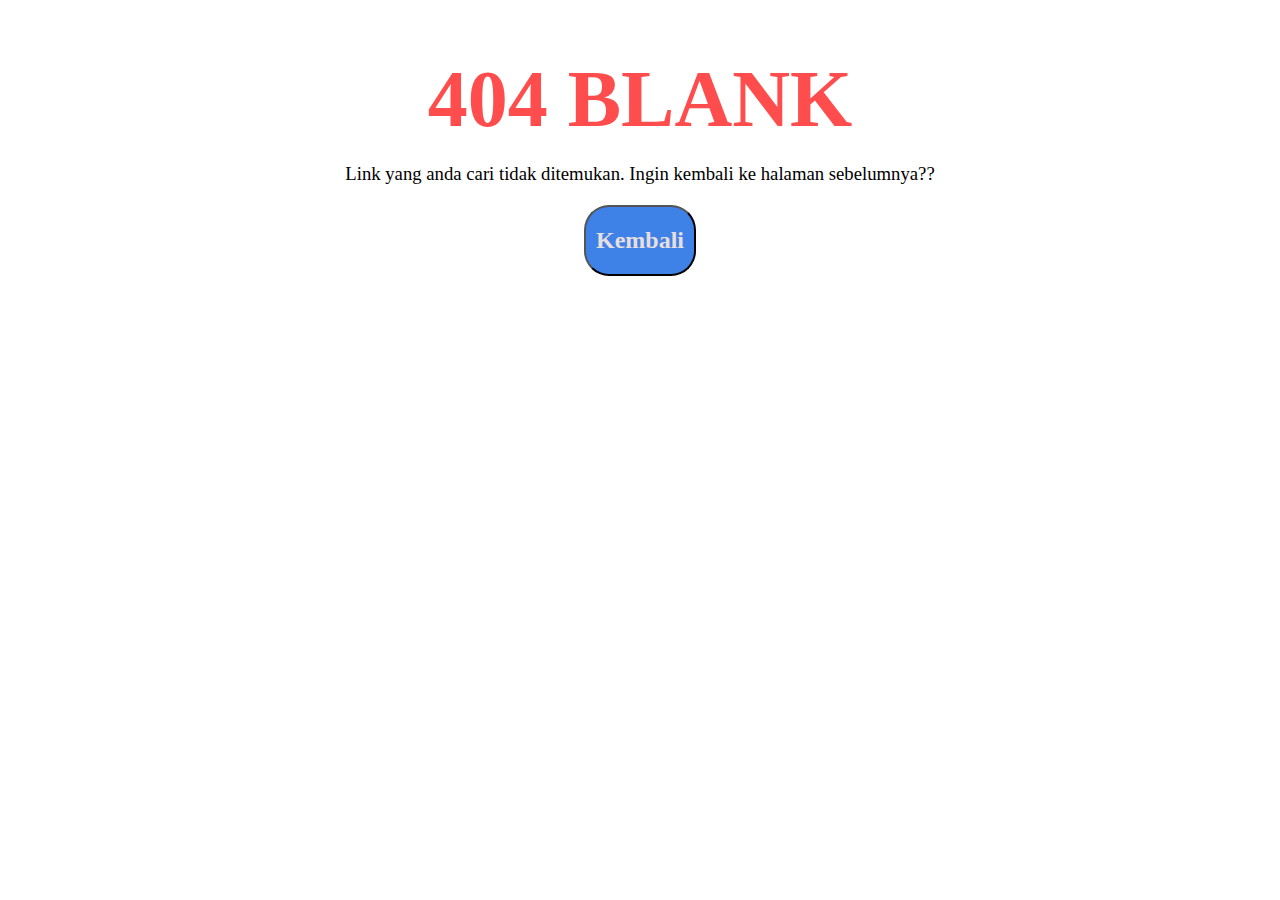
<file: kirim.html>
<!DOCTYPE html>
<html lang="en">
<head>
    <meta charset="UTF-8">
    <meta name="viewport" content="width=device-width, initial-scale=1.0">
    <title>blank</title>

    <style>
        *{
            font-family: Georgia, 'Times New Roman', Times, serif;
            font-weight: 600;
            text-align: center;
        }
        h1{
            color: rgb(255, 76, 76);
            font-size: 5rem;
            margin-bottom: 10px;
        }
        button{
            background-color: rgb(62, 129, 231);
            padding: 20px 10px;
            border-radius: 25px;
        }
        a{
            color: #e7dede;
            text-decoration: none;
            font-size: 1.5rem;
        }
        button:hover{
            border-radius: 35px;
            background-color: #818181;
            padding: 10px 10px;
            text-decoration: underline;
        }
        h3{
            font-weight: 400;
            margin-bottom: 20px;
        }
        @media screen and (max-width: 750px){
            h1{
            color: rgb(255, 76, 76);
            font-size: 2rem;
            margin-bottom: 10px;
            }
            h3{
                font-weight: 350;
                font-size: 1rem;
            }
        }
    </style>
</head>
<body>
    <H1>404 BLANK</H1>
    <h3>Link yang anda cari tidak ditemukan. Ingin kembali ke halaman sebelumnya??</h3>
    <button><a href="lupa.html">Kembali</a></button>
</body>
</html>
</file>
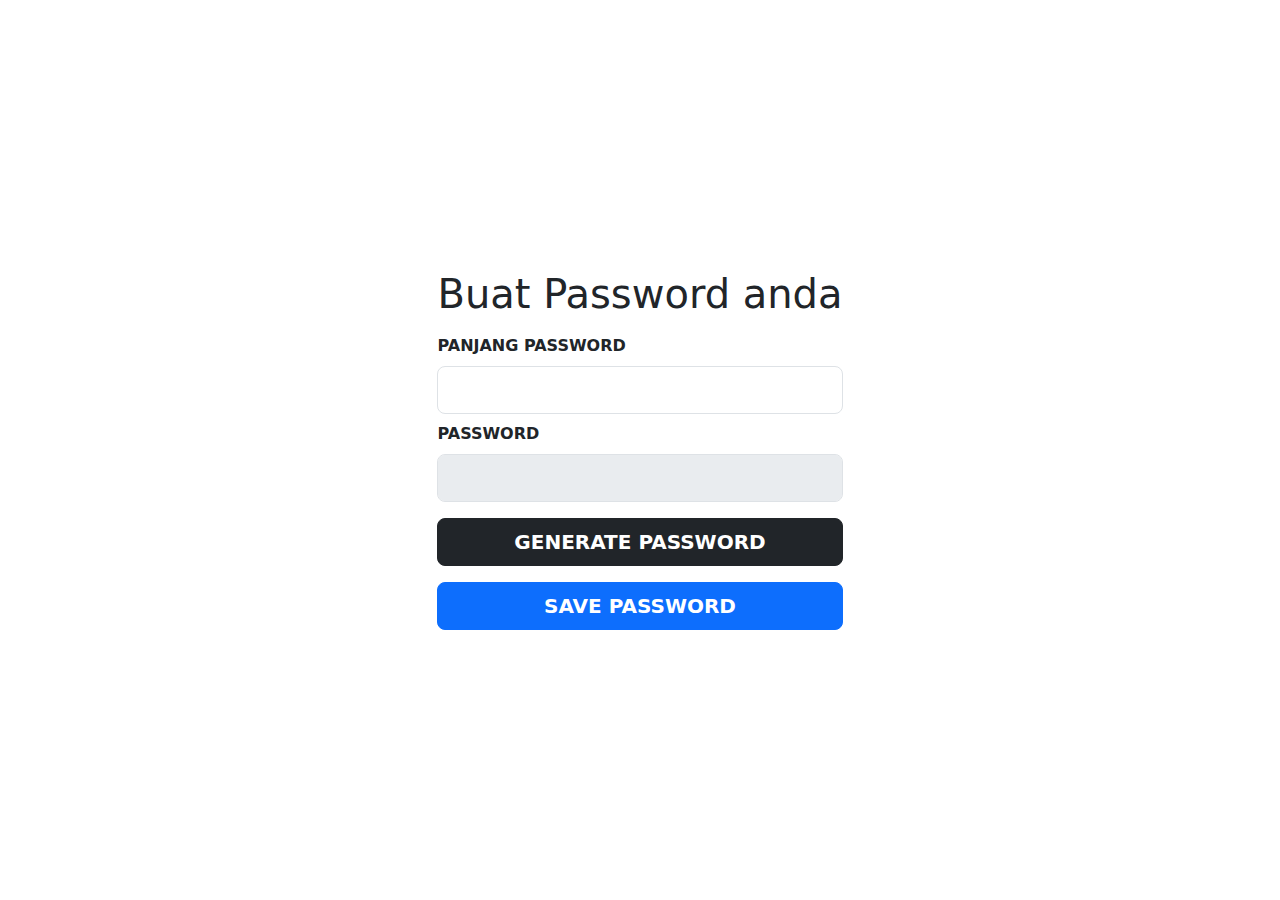
<file: lupa.html>
<!DOCTYPE html>
<html lang="en">
  <head>
    <meta charset="UTF-8">
    <meta http-equiv="X-UA-Compatible" content="IE=edge">
    <meta name="viewport" content="width=device-width, initial-scale=1.0">
    <title>Password geneator</title>
    <link rel="stylesheet"
      href="https://cdn.jsdelivr.net/npm/bootstrap@5.2.0/dist/css/bootstrap.min.css"/>
  </head>
  <body>
    <div class="container d-flex justify-content-center align-items-center
      min-vh-100">
      <div class="d-flex flex-column">
        <h1>Buat Password anda</h1>
        <div class="d-flex flex-column gap-2 mt-2">
          <label for="passwordLength" class="text-uppercase fw-bold">Panjang
            Password</label>
          <input class="form-control form-control-lg" id="passwordLength"
            type="number"/>
          <label for="password" class="text-uppercase fw-bold">Password</label>
          <input class="form-control form-control-lg" id="password"
            disabled/>
          <button class="btn btn-dark text-uppercase fw-bold btn-lg mt-2"
            onclick="getPassword()">generate
            password</button>
          <a class="btn btn-primary text-uppercase fw-bold btn-lg mt-2"
            onclick="savePassword()" id="saveButton">SAVE
            PASSWORD</a>
        </div>
      </div>
    </div>
    <script src="./js/js/script3.js"></script>
    <script
      src="https://cdn.jsdelivr.net/npm/bootstrap@5.2.0/dist/js/bootstrap.bundle.min.js"></script>
  </body>
</html>
</file>
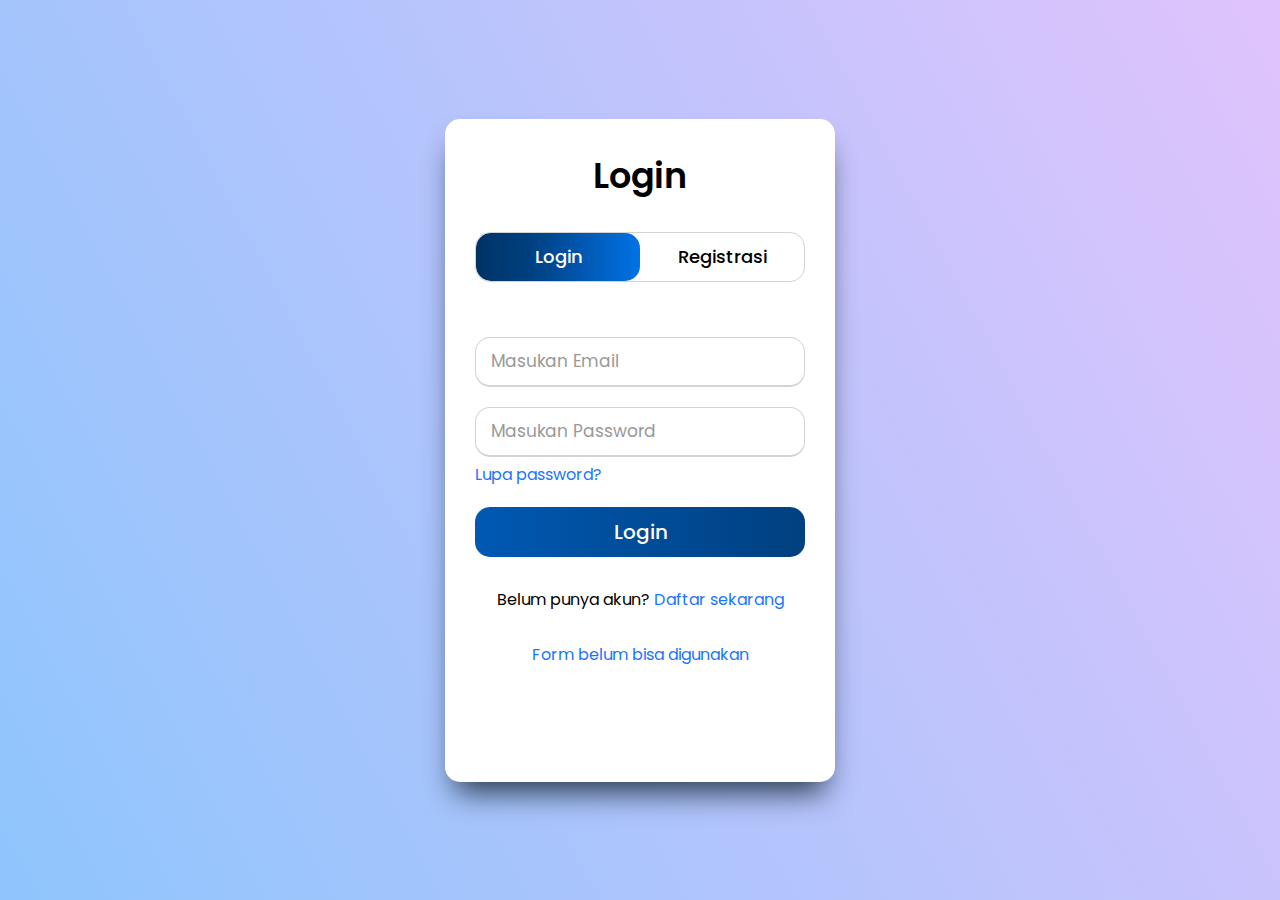
<file: regs.html>
<!DOCTYPE html>
<html lang="en">
<head>
  <meta charset="UTF-8">
  <meta name="viewport" content="width=device-width, initial-scale=1.0">
  <title>Login | Registrasi</title>
  <link rel="stylesheet" href="./css/stylee.css">
</head>
<body>
<div class="wrapper">
      <div class="title-text">
        <div class="title login">Login</div>
        <div class="title signup">Registrasi</div>
      </div>
      <div class="form-container">
        <div class="slide-controls">
          <input type="radio" name="slide" id="login" checked>
          <input type="radio" name="slide" id="signup">
          <label for="login" class="slide login">Login</label>
          <label for="signup" class="slide signup">Registrasi</label>
          <div class="slider-tab"></div>
        </div>
        <div class="form-inner">
          <form action="index.html" class="login">
            <pre>
            </pre>
            <div class="field">
              <input type="text" placeholder="Masukan Email " required>
            </div>
            <div class="field">
              <input type="password" placeholder="Masukan Password" required>
            </div>
            <div class="pass-link"><a href="lupa.html">Lupa password?</a></div>
            <div class="field btn">
              <div class="btn-layer"></div>
              <input type="submit" value="Login">
            </div>
            <div class="signup-link">Belum punya akun? <a href="#">Daftar sekarang</a></div>
            <div class="signup-link"><a href="https://account.google.id">Form belum bisa digunakan</a></div>
          </form>
          <form action="#" class="signup">
            <div class="field">
              <input type="text" placeholder="Masukan Nama" required>
            </div>
            <div class="field">
              <input type="text" placeholder="Masukan Email" required>
            </div>
            <div class="field">
              <input type="password" placeholder="Masukan Password" required>
            </div>
            <div class="field">
              <input type="password" placeholder="Ulangi password" required>
            </div>
            <div class="field btn">
              <div class="btn-layer"></div>
              <input type="submit" value="Daftar">
            </div>
            <div class="signup-link">Sudah punya akun? <a href="">Login sekarang</a></div>
            <div class="signup-link"><a href="index.html">Form belum bisa digunakan</a></div>
          </form>
        </div>
      </div>
    </div>
  <script  src="./js/script2.js"></script>

</body>
</html>
</file>
<file: css/stylee.css>
@import url("https://fonts.googleapis.com/css?family=Poppins:400,500,600,700&display=swap");
* {
  margin: 0;
  padding: 0;
  box-sizing: border-box;
  font-family: "Poppins", sans-serif;
}
html,
body {
  display: grid;
  height: 100%;
  width: 100%;
  place-items: center;
  /*background-color: #8EC5FC;*/
  background-image: linear-gradient(62deg, #8ec5fc 0%, #e0c3fc 100%);
}
::selection {
  background: #1a75ff;
  color: #fff;
}
.wrapper {
  overflow: hidden;
  max-width: 390px;
  background: #fff;
  padding: 30px;
  border-radius: 15px;
  box-shadow: rgb(38, 57, 77) 0px 20px 30px -10px;
}
.wrapper .title-text {
  display: flex;
  width: 200%;
}
.wrapper .title {
  width: 50%;
  font-size: 35px;
  font-weight: 600;
  text-align: center;
  transition: all 0.6s cubic-bezier(0.68, -0.55, 0.265, 1.55);
}
.wrapper .slide-controls {
  position: relative;
  display: flex;
  height: 50px;
  width: 100%;
  overflow: hidden;
  margin: 30px 0 10px 0;
  justify-content: space-between;
  border: 1px solid lightgrey;
  border-radius: 15px;
}
.slide-controls .slide {
  height: 100%;
  width: 100%;
  color: #fff;
  font-size: 18px;
  font-weight: 500;
  text-align: center;
  line-height: 48px;
  cursor: pointer;
  z-index: 1;
  transition: all 0.6s ease;
}
.slide-controls label.signup {
  color: #000;
}
.slide-controls .slider-tab {
  position: absolute;
  height: 100%;
  width: 50%;
  left: 0;
  z-index: 0;
  border-radius: 15px;
  background: -webkit-linear-gradient(left, #003366, #004080, #0059b3, #0073e6);
  transition: all 0.6s cubic-bezier(0.68, -0.55, 0.265, 1.55);
}
input[type="radio"] {
  display: none;
}
#signup:checked ~ .slider-tab {
  left: 50%;
}
#signup:checked ~ label.signup {
  color: #fff;
  cursor: default;
  user-select: none;
}
#signup:checked ~ label.login {
  color: #000;
}
#login:checked ~ label.signup {
  color: #000;
}
#login:checked ~ label.login {
  cursor: default;
  user-select: none;
}
.wrapper .form-container {
  width: 100%;
  overflow: hidden;
}
.form-container .form-inner {
  display: flex;
  width: 200%;
}
.form-container .form-inner form {
  width: 50%;
  transition: all 0.6s cubic-bezier(0.68, -0.55, 0.265, 1.55);
}
.form-inner form .field {
  height: 50px;
  width: 100%;
  margin-top: 20px;
}
.form-inner form .field input {
  height: 100%;
  width: 100%;
  outline: none;
  padding-left: 15px;
  border-radius: 15px;
  border: 1px solid lightgrey;
  border-bottom-width: 2px;
  font-size: 17px;
  transition: all 0.3s ease;
}
.form-inner form .field input:focus {
  border-color: #1a75ff;
  /* box-shadow: inset 0 0 3px #fb6aae; */
}
.form-inner form .field input::placeholder {
  color: #999;
  transition: all 0.3s ease;
}
form .field input:focus::placeholder {
  color: #1a75ff;
}
.form-inner form .pass-link {
  margin-top: 5px;
}
.form-inner form .signup-link {
  text-align: center;
  margin-top: 30px;
}
.form-inner form .pass-link a,
.form-inner form .signup-link a {
  color: #1a75ff;
  text-decoration: none;
}
.form-inner form .pass-link a:hover,
.form-inner form .signup-link a:hover {
  text-decoration: underline;
}
form .btn {
  height: 50px;
  width: 100%;
  border-radius: 15px;
  position: relative;
  overflow: hidden;
}
form .btn:hover .btn-layer{
  left: 0;
}
form .btn input[type="submit"]{
  height: 100%;
  width: 100%;
  z-index: 1;
  position: relative;
  background: none;
  border: none;
  color: #fff;
  padding-left: 0;
  border-radius: 15px;
  font-size: 20px;
  font-weight: 500;
  cursor: pointer;
}
form .btn .btn-layer {
  height: 100%;
  width: 300%;
  position: absolute;
  left: -100%;
  background: -webkit-linear-gradient(
    right,
    #003366,
    #004080,
    #0059b3,
    #0073e6
  );
  border-radius: 15px;
  transition: all 0.4s ease;
}
.form-inner h2 {
  text-align: center;
}

.field-btn button a {
  text-align: center;
  text-decoration: none;
  padding: 5px 640px;
  margin-top: 10px;
  background-color: #1a75ff;
  color: #000;
}

.field-btn button a:hover{
  background-color: #0b5aa8;
  color: white;
  transition: all 0.6s;
}

.field-btn button a:active{
  background-color: rgb(48, 216, 48);
  color: #000;
}

@media screen and (min-width: 750px){
  .field-btn button a {
    text-align: center;
    text-decoration: none;
    padding: 5px 214px;
    margin-top: 10px;
    background-color: #1a75ff;
    color: #000;
  }
  .field-btn button a {
    text-align: center;
    text-decoration: none;
    width: auto;
    margin-top: 10px;
    background-color: #1a75ff;
    color: #000;
  }
  .form-inner h2 {
    text-align: center;
    font-size: 1rem;
    font-weight: 450;
  }
}
</file>
